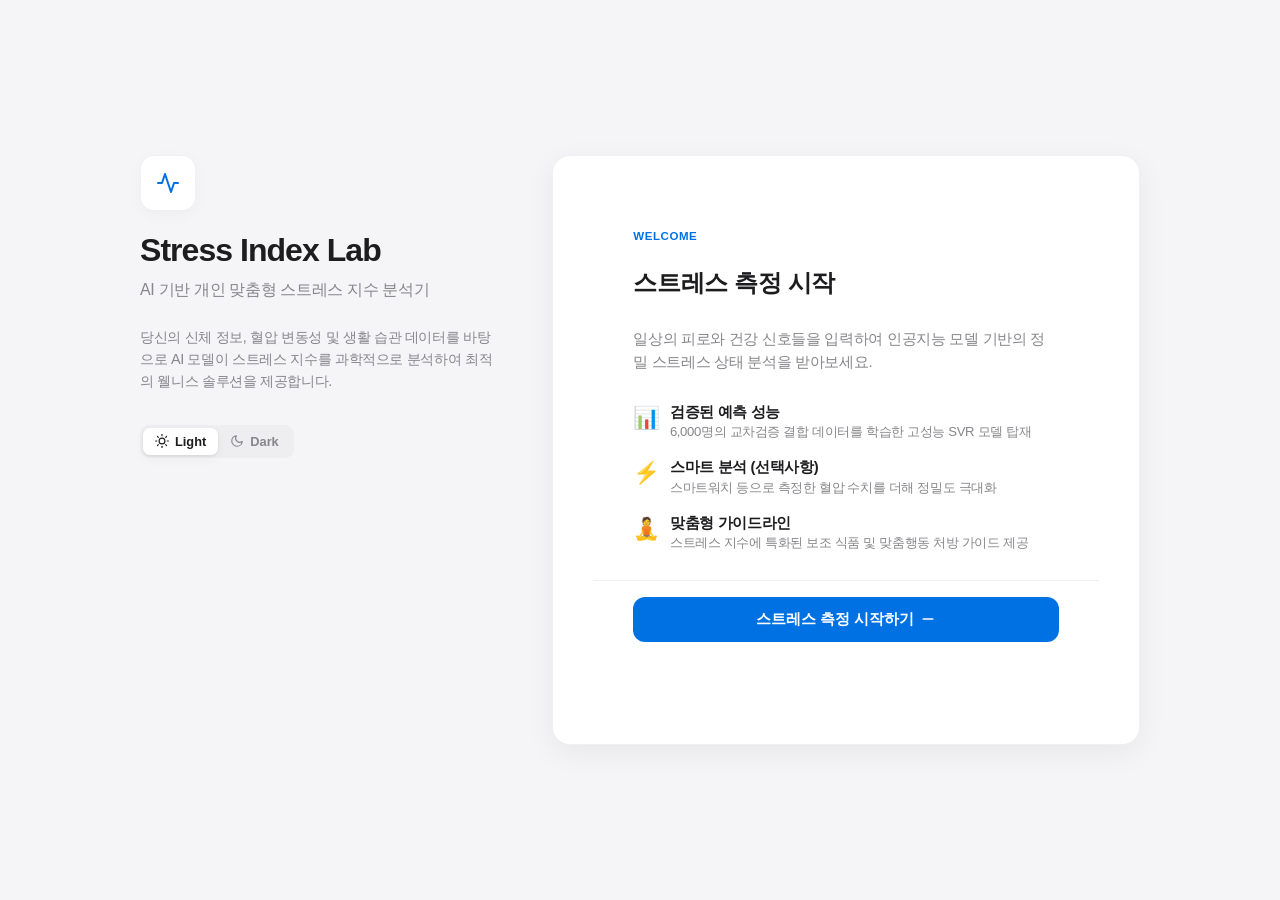
<file: frontend/index.html>
<!DOCTYPE html>
<html lang="ko">
<head>
  <meta charset="UTF-8">
  <meta name="viewport" content="width=device-width, initial-scale=1.0">
  <title>Stress Index Lab | 스트레스 지수 측정 서비스</title>
  <!-- Google Fonts: Outfit & Inter for premium typography -->
  <link rel="preconnect" href="https://fonts.googleapis.com">
  <link rel="preconnect" href="https://fonts.gstatic.com" crossorigin>
  <link href="https://fonts.googleapis.com/css2?family=Inter:wght@300;400;500;600;700&family=Outfit:wght@400;500;600;700;800&display=swap" rel="stylesheet">
  <link rel="stylesheet" href="static/css/styles.css">
</head>
<body>
  <div class="background-decorations">
    <div class="blob blob-1"></div>
    <div class="blob blob-2"></div>
  </div>

  <main class="app-container">
    <div class="sidebar">
      <header class="app-header">
        <div class="logo">
          <svg xmlns="http://www.w3.org/2000/svg" viewBox="0 0 24 24" fill="none" stroke="currentColor" stroke-width="2" stroke-linecap="round" stroke-linejoin="round" class="feather feather-activity"><polyline points="22 12 18 12 15 21 9 3 6 12 2 12"></polyline></svg>
        </div>
        <h1>Stress Index Lab</h1>
        <p class="subtitle">AI 기반 개인 맞춤형 스트레스 지수 분석기</p>
      </header>
      <p class="sidebar-desc">
        당신의 신체 정보, 혈압 변동성 및 생활 습관 데이터를 바탕으로 AI 모델이 스트레스 지수를 과학적으로 분석하여 최적의 웰니스 솔루션을 제공합니다.
      </p>
      <!-- Apple-style Theme Switcher -->
      <div class="theme-switcher">
        <button type="button" class="theme-btn" id="theme-light" aria-label="라이트 모드">
          <svg xmlns="http://www.w3.org/2000/svg" width="14" height="14" viewBox="0 0 24 24" fill="none" stroke="currentColor" stroke-width="2" stroke-linecap="round" stroke-linejoin="round" class="sun-icon"><circle cx="12" cy="12" r="5"></circle><line x1="12" y1="1" x2="12" y2="3"></line><line x1="12" y1="21" x2="12" y2="23"></line><line x1="4.22" y1="4.22" x2="5.64" y2="5.64"></line><line x1="18.36" y1="18.36" x2="19.78" y2="19.78"></line><line x1="1" y1="12" x2="3" y2="12"></line><line x1="21" y1="12" x2="23" y2="12"></line><line x1="4.22" y1="19.78" x2="5.64" y2="18.36"></line><line x1="18.36" y1="5.64" x2="19.78" y2="4.22"></line></svg>
          <span>Light</span>
        </button>
        <button type="button" class="theme-btn" id="theme-dark" aria-label="다크 모드">
          <svg xmlns="http://www.w3.org/2000/svg" width="14" height="14" viewBox="0 0 24 24" fill="none" stroke="currentColor" stroke-width="2" stroke-linecap="round" stroke-linejoin="round" class="moon-icon"><path d="M21 12.79A9 9 0 1 1 11.21 3 7 7 0 0 0 21 12.79z"></path></svg>
          <span>Dark</span>
        </button>
      </div>
    </div>

    <!-- Onboarding Wizard Card -->
    <section class="card wizard-container">
      <form id="stress-form" novalidate>
        <div class="wizard-wrapper" id="wizard-wrapper">
          
          <!-- 스텝 0: 소개 카드 (Intro) -->
          <div class="step-card" id="step-0">
            <div class="step-content intro-step">
              <span class="step-indicator">WELCOME</span>
              <h2>스트레스 측정 시작</h2>
              <p class="intro-p">
                일상의 피로와 건강 신호들을 입력하여 인공지능 모델 기반의 정밀 스트레스 상태 분석을 받아보세요.
              </p>
              <div class="features-list">
                <div class="feature-item">
                  <span class="icon">📊</span>
                  <div class="f-text">
                    <strong>검증된 예측 성능</strong>
                    <p>6,000명의 교차검증 결합 데이터를 학습한 고성능 SVR 모델 탑재</p>
                  </div>
                </div>
                <div class="feature-item">
                  <span class="icon">⚡</span>
                  <div class="f-text">
                    <strong>스마트 분석 (선택사항)</strong>
                    <p>스마트워치 등으로 측정한 혈압 수치를 더해 정밀도 극대화</p>
                  </div>
                </div>
                <div class="feature-item">
                  <span class="icon">🧘</span>
                  <div class="f-text">
                    <strong>맞춤형 가이드라인</strong>
                    <p>스트레스 지수에 특화된 보조 식품 및 맞춤행동 처방 가이드 제공</p>
                  </div>
                </div>
              </div>
            </div>
            <div class="wizard-nav">
              <button type="button" class="submit-btn next-btn" data-next="1" style="width: 100%; justify-content: center;">
                <span>스트레스 측정 시작하기</span>
                <svg xmlns="http://www.w3.org/2000/svg" viewBox="0 0 24 24" fill="none" stroke="currentColor" stroke-width="2.5" stroke-linecap="round" stroke-linejoin="round" class="arrow-icon"><line x1="5" y1="12" x2="19" y2="12"></polyline><polyline points="12 5 19 12 12 19"></polyline></svg>
              </button>
            </div>
          </div>

          <!-- 스텝 1: 신체 정보 카드 (Physical Info) -->
          <div class="step-card" id="step-1">
            <div class="step-content">
              <span class="step-indicator">STEP 1 / 2</span>
              <h2>신체 정보 입력</h2>
              <fieldset class="form-section-wizard">
                <legend class="sr-only">기본 신체정보</legend>
                
                <div class="form-row">
                  <!-- Age input -->
                  <div class="input-group">
                    <label for="age">나이 (세)</label>
                    <input type="number" id="age" name="age" min="1" max="120" value="30" required>
                    <span class="error-msg" id="age-error">올바른 나이를 입력하세요.</span>
                  </div>

                  <!-- Height input -->
                  <div class="input-group">
                    <label for="height">키 (cm)</label>
                    <input type="number" id="height" name="height" min="50" max="250" step="0.1" value="170" required>
                    <span class="error-msg" id="height-error">올바른 키를 입력하세요.</span>
                  </div>

                  <!-- Weight input -->
                  <div class="input-group">
                    <label for="weight">몸무게 (kg)</label>
                    <input type="number" id="weight" name="weight" min="10" max="300" step="0.1" value="65" required>
                    <span class="error-msg" id="weight-error">올바른 몸무게를 입력하세요.</span>
                  </div>
                </div>

                <!-- Gender radio group -->
                <div class="input-group radio-group">
                  <span class="group-label">성별</span>
                  <div class="radio-options">
                    <label class="radio-card">
                      <input type="radio" name="gender" value="M" checked>
                      <span class="radio-content">남성 (Male)</span>
                    </label>
                    <label class="radio-card">
                      <input type="radio" name="gender" value="F">
                      <span class="radio-content">여성 (Female)</span>
                    </label>
                  </div>
                </div>

                <!-- BP Checkbox Switch -->
                <div class="checkbox-group">
                  <label class="checkbox-label">
                    <input type="checkbox" id="use-bp-checkbox" name="use_bp">
                    <span class="checkbox-custom"></span>
                    <span class="checkbox-text">혈압 수치 추가 입력하기 <span class="badge-recommend">정확도 향상 ⚡</span></span>
                  </label>
                  <p class="checkbox-hint">스마트워치나 혈압계로 측정한 최근 수축기/이완기 혈압을 입력하시면 정확도가 높아집니다.</p>
                </div>

                <!-- Collapsible BP Inputs -->
                <div class="bp-input-area collapsed" id="bp-input-area">
                  <div class="form-row">
                    <!-- Systolic BP input -->
                    <div class="input-group">
                      <label for="systolic_blood_pressure">수축기 최고혈압 (mmHg)</label>
                      <input type="number" id="systolic_blood_pressure" name="systolic_blood_pressure" min="50" max="250" value="120" disabled>
                      <span class="error-msg" id="systolic-error">최고 혈압을 입력하세요.</span>
                    </div>

                    <!-- Diastolic BP input -->
                    <div class="input-group">
                      <label for="diastolic_blood_pressure">이완기 최저혈압 (mmHg)</label>
                      <input type="number" id="diastolic_blood_pressure" name="diastolic_blood_pressure" min="30" max="200" value="80" disabled>
                      <span class="error-msg" id="diastolic-error">최저 혈압을 입력하세요.</span>
                    </div>
                  </div>
                </div>
              </fieldset>

            </div>
            <div class="wizard-nav">
              <button type="button" class="btn-prev" data-prev="0">이전</button>
              <button type="button" class="btn-next" data-next="2">다음 단계</button>
            </div>
          </div>

          <!-- 스텝 2: 생활 습관 카드 (Lifestyle Info) -->
          <div class="step-card" id="step-2">
            <div class="step-content">
              <span class="step-indicator">STEP 2 / 2</span>
              <h2>생활 습관 및 환경</h2>
              <fieldset class="form-section-wizard">
                <legend class="sr-only">생활패턴 및 습관</legend>

                <!-- Sleep Pattern radio group -->
                <div class="input-group radio-group">
                  <span class="group-label">수면 패턴</span>
                  <div class="radio-options col-3">
                    <label class="radio-card">
                      <input type="radio" name="sleep_pattern" value="sleep difficulty">
                      <span class="radio-content">
                        <span class="title">불면/수면 부족</span>
                        <span class="desc">잠들기 어렵거나 자주 깸</span>
                      </span>
                    </label>
                    <label class="radio-card">
                      <input type="radio" name="sleep_pattern" value="normal" checked>
                      <span class="radio-content">
                        <span class="title">정상 수면</span>
                        <span class="desc">개운하고 규칙적인 수면</span>
                      </span>
                    </label>
                    <label class="radio-card">
                      <input type="radio" name="sleep_pattern" value="oversleeping">
                      <span class="radio-content">
                        <span class="title">과다 수면</span>
                        <span class="desc">지나치게 많이 잠</span>
                      </span>
                    </label>
                  </div>
                </div>

                <!-- Activity Level radio group -->
                <div class="input-group radio-group">
                  <span class="group-label">평소 운동 강도</span>
                  <div class="radio-options col-3">
                    <label class="radio-card">
                      <input type="radio" name="activity" value="light">
                      <span class="radio-content">
                        <span class="title">가벼운 활동</span>
                        <span class="desc">주로 앉아있음, 산책 등</span>
                      </span>
                    </label>
                    <label class="radio-card">
                      <input type="radio" name="activity" value="moderate" checked>
                      <span class="radio-content">
                        <span class="title">보통 활동</span>
                        <span class="desc">적당한 걷기, 주 2-3회 운동</span>
                      </span>
                    </label>
                    <label class="radio-card">
                      <input type="radio" name="activity" value="intense">
                      <span class="radio-content">
                        <span class="title">고강도 운동</span>
                        <span class="desc">매일 격렬한 운동, 트레이닝</span>
                      </span>
                    </label>
                  </div>
                </div>

                <!-- Smoke Status radio group -->
                <div class="input-group radio-group">
                  <span class="group-label">흡연 여부</span>
                  <div class="radio-options col-3">
                    <label class="radio-card">
                      <input type="radio" name="smoke_status" value="non-smoker" checked>
                      <span class="radio-content">비흡연자</span>
                    </label>
                    <label class="radio-card">
                      <input type="radio" name="smoke_status" value="ex-smoker">
                      <span class="radio-content">금연 중</span>
                    </label>
                    <label class="radio-card">
                      <input type="radio" name="smoke_status" value="current-smoker">
                      <span class="radio-content">흡연 중</span>
                    </label>
                  </div>
                </div>
              </fieldset>

            </div>
            <div class="wizard-nav">
              <button type="button" class="btn-prev" data-prev="1">이전</button>
              <button type="submit" class="submit-btn" id="submit-btn">
                <span>스트레스 측정 시작</span>
                <svg xmlns="http://www.w3.org/2000/svg" viewBox="0 0 24 24" fill="none" stroke="currentColor" stroke-width="2.5" stroke-linecap="round" stroke-linejoin="round" class="arrow-icon"><line x1="5" y1="12" x2="19" y2="12"></polyline><polyline points="12 5 19 12 12 19"></polyline></svg>
              </button>
            </div>
          </div>

          <!-- 스텝 3: 결과 안내 카드 (Results Page) -->
          <div class="step-card" id="step-3">
            <div class="step-content result-step-content">
              <div class="result-header">
                <h2>스트레스 측정 결과</h2>
                <span class="model-badge" id="res-model-type">Normal Mode</span>
              </div>

              <div class="result-body">
                <div class="result-visual">
                  <div class="gauge-container">
                    <svg class="gauge-svg" viewBox="0 0 100 100">
                      <circle class="gauge-bg" cx="50" cy="50" r="42"></circle>
                      <circle class="gauge-fill" id="res-gauge-fill" cx="50" cy="50" r="42"></circle>
                    </svg>
                    <div class="gauge-overlay">
                      <span class="gauge-num" id="res-score-pct">0.0%</span>
                      <span class="gauge-rank" id="res-rank">상위 0.0%</span>
                    </div>
                  </div>
                  <div class="level-badge" id="res-level-badge">보통</div>
                </div>

                <p class="result-description" id="res-description">
                  지극히 정상적이고 일상적인 스트레스 수준입니다. 적절한 휴식이 필요합니다.
                </p>
              </div>
            </div>
            <div class="wizard-nav">
              <button type="button" class="btn-prev" id="reset-btn">다시 측정</button>
              <button type="button" class="btn-next" id="go-to-health-btn">건강정보</button>
            </div>
          </div>

          <!-- 스텝 4: 맞춤 건강정보 카드 (Health Info Page) -->
          <div class="step-card" id="step-4">
            <div class="step-content health-step-content">
              <span class="step-indicator">HEALTH GUIDE</span>
              <h2>맞춤 건강 가이드</h2>
              <p class="intro-p">
                AI 모델이 추천하는 스트레스 해소를 위한 건강 가이드 정보입니다.
              </p>

              <div class="suggestion-list" style="display: flex; flex-direction: column; gap: 1rem; width: 100%;">
                <!-- Recommended action card -->
                <div class="suggestion-card">
                  <div class="card-header">
                    <span class="icon">🧘</span>
                    <h4>권장 행동 가이드</h4>
                  </div>
                  <p id="res-action">규칙적인 수면과 함께 가벼운 운동으로 피로를 해소해보세요.</p>
                </div>

                <!-- Recommended supplement card -->
                <div class="suggestion-card">
                  <div class="card-header">
                    <span class="icon">💊</span>
                    <h4>도움이 되는 보조 식품</h4>
                  </div>
                  <p id="res-supplement">비타민 B 복합체나 홍경천 추출물</p>
                </div>
              </div>
            </div>
            <div class="wizard-nav">
              <button type="button" class="btn-prev" id="back-to-results-btn">돌아가기</button>
              <button type="button" class="btn-next" id="go-to-share-btn">공유하기</button>
            </div>
          </div>

          <!-- 스텝 5: 결과 공유 카드 (Share Page) -->
          <div class="step-card" id="step-5">
            <div class="step-content share-step-content">
              <span class="step-indicator">SHARE</span>
              <h2>결과 공유하기</h2>
              <p class="intro-p">
                분석된 스트레스 결과를 공유하고 함께 건강한 생활 습관을 만들어보세요.
              </p>
              
              <div class="share-options" style="display: flex; flex-direction: column; gap: 0.75rem; margin-top: 0.5rem; width: 100%;">
                <button type="button" class="confirm-btn share-channel-btn" id="share-kakao" style="background-color: #FEE500; color: #191919; border: none; padding: 14px; font-weight: 600; width: 100%; border-radius: var(--radius-md);">
                  💬 카카오톡 공유
                </button>
                <button type="button" class="confirm-btn share-channel-btn" id="share-twitter" style="background-color: #000000; color: #FFFFFF; border: none; padding: 14px; font-weight: 600; width: 100%; border-radius: var(--radius-md);">
                  𝕏 X로 공유
                </button>
                <button type="button" class="confirm-btn" id="share-copy-link" style="padding: 14px; font-weight: 600; width: 100%; border-radius: var(--radius-md);">
                  📋 링크 복사 (저장)
                </button>
              </div>

              <!-- Toast notification inside the card -->
              <div id="share-toast" class="share-toast hidden">공유 메시지와 링크가 복사되었습니다!</div>
            </div>
            <div class="wizard-nav">
              <button type="button" class="btn-prev" id="back-to-health-btn">돌아가기</button>
              <button type="button" class="btn-next" id="reset-btn-share">다시 측정</button>
            </div>
          </div>

        </div>
      </form>
    </section>
  </main>

  <!-- Loading Overlay -->
  <div class="loading-overlay hidden" id="loading-overlay">
    <div class="loading-content">
      <div class="spinner-container">
        <div class="pulse-ring"></div>
        <div class="pulse-icon">🧠</div>
      </div>
      <h3 id="loading-status">서버 연결 중...</h3>
      <div class="progress-bar-container">
        <div class="progress-bar" id="progress-bar"></div>
      </div>
      <p class="loading-hint hidden" id="loading-hint">
        ⚠️ 모델 서버를 깨우고 있습니다 (Cold Start).<br>처음 호출 시 최대 30초가 소요될 수 있으니 잠시만 기다려주세요.
      </p>
    </div>
  </div>

  <script src="static/js/app.js"></script>
</body>
</html>
</file>
<file: frontend/static/css/styles.css>
/* ==========================================================================
   Design System & Variable Tokens (Apple SF/Store Style)
   ========================================================================== */
:root {
  /* Apple Light Mode Palette (Default) */
  --bg-color: #F5F5F7; /* Apple signature light gray background */
  --card-bg: #FFFFFF;
  --card-border: rgba(0, 0, 0, 0.06);
  
  --text-primary: #1D1D1F; /* Apple black */
  --text-secondary: #86868B; /* Apple gray */
  --text-muted: #A1A1A6;
  
  --primary: #0071E3; /* Apple Blue */
  --primary-glow: rgba(0, 113, 227, 0.12);
  --primary-hover: #0077ED;
  --primary-active: #0062C4;
  
  /* Segmented Control variables */
  --segmented-bg: #EEEEF0;
  --segmented-thumb: #FFFFFF;
  --segmented-text-active: #1D1D1F;
  
  /* Inputs & radio cards */
  --input-bg: #FFFFFF;
  --input-border: #D2D2D7;
  --radio-card-bg: #FFFFFF;
  --radio-card-border: #D2D2D7;
  --radio-card-hover: rgba(0, 113, 227, 0.04);
  --radio-card-checked-bg: rgba(0, 113, 227, 0.04);
  --radio-card-checked-border: #0071E3;
  
  /* Stress Levels Themes */
  --color-very-low: #34C759; /* Apple green */
  --color-low: #30D158;
  --color-normal: #FFCC00; /* Apple yellow */
  --color-high: #FF9500; /* Apple orange */
  --color-very-high: #FF3B30; /* Apple red */
  
  /* Fonts */
  --font-family: -apple-system, BlinkMacSystemFont, "SF Pro Text", "SF Pro Icons", "Helvetica Neue", Helvetica, Arial, sans-serif;
  --font-display: -apple-system, BlinkMacSystemFont, "SF Pro Display", "SF Pro Icons", "Helvetica Neue", Helvetica, Arial, sans-serif;
  
  /* Grid & Spacing */
  --radius-lg: 18px; /* Apple default card corner radius */
  --radius-md: 12px;
  --radius-sm: 8px;
  --transition-smooth: all 0.25s cubic-bezier(0.25, 1, 0.5, 1); /* Apple-like fast-out transition */
  --shadow-subtle: 0 4px 16px rgba(0, 0, 0, 0.03);
  --shadow-card: 0 8px 30px rgba(0, 0, 0, 0.06);
}

/* Apple Dark Mode Palette */
@media (prefers-color-scheme: dark) {
  :root:not(.light) {
    --bg-color: #161617; /* Apple premium dark background */
    --card-bg: #1D1D1F; /* Apple dark card */
    --card-border: rgba(255, 255, 255, 0.06);
    
    --text-primary: #F5F5F7;
    --text-secondary: #86868B;
    --text-muted: #6E6E73;
    
    --primary: #0A84FF; /* Apple SF Blue for dark mode */
    --primary-glow: rgba(10, 132, 255, 0.2);
    --primary-hover: #359AFF;
    --primary-active: #0070E0;
    
    /* Segmented Control dark mode variables */
    --segmented-bg: #2C2C2E;
    --segmented-thumb: #636366;
    --segmented-text-active: #F5F5F7;
    
    /* Inputs & radio cards dark mode */
    --input-bg: #1D1D1F;
    --input-border: #424245;
    --radio-card-bg: #1D1D1F;
    --radio-card-border: #424245;
    --radio-card-hover: rgba(10, 132, 255, 0.05);
    --radio-card-checked-bg: rgba(10, 132, 255, 0.05);
    --radio-card-checked-border: #0A84FF;
    
    --shadow-subtle: 0 4px 16px rgba(0, 0, 0, 0.15);
    --shadow-card: 0 8px 32px rgba(0, 0, 0, 0.3);
  }
}

:root.dark {
  --bg-color: #161617; /* Apple premium dark background */
  --card-bg: #1D1D1F; /* Apple dark card */
  --card-border: rgba(255, 255, 255, 0.06);
  
  --text-primary: #F5F5F7;
  --text-secondary: #86868B;
  --text-muted: #6E6E73;
  
  --primary: #0A84FF; /* Apple SF Blue for dark mode */
  --primary-glow: rgba(10, 132, 255, 0.2);
  --primary-hover: #359AFF;
  --primary-active: #0070E0;
  
  /* Segmented Control dark mode variables */
  --segmented-bg: #2C2C2E;
  --segmented-thumb: #636366;
  --segmented-text-active: #F5F5F7;
  
  /* Inputs & radio cards dark mode */
  --input-bg: #1D1D1F;
  --input-border: #424245;
  --radio-card-bg: #1D1D1F;
  --radio-card-border: #424245;
  --radio-card-hover: rgba(10, 132, 255, 0.05);
  --radio-card-checked-bg: rgba(10, 132, 255, 0.05);
  --radio-card-checked-border: #0A84FF;
  
  --shadow-subtle: 0 4px 16px rgba(0, 0, 0, 0.15);
  --shadow-card: 0 8px 32px rgba(0, 0, 0, 0.3);
}

:root.light {
  --bg-color: #F5F5F7; /* Apple signature light gray background */
  --card-bg: #FFFFFF;
  --card-border: rgba(0, 0, 0, 0.06);
  
  --text-primary: #1D1D1F; /* Apple black */
  --text-secondary: #86868B; /* Apple gray */
  --text-muted: #A1A1A6;
  
  --primary: #0071E3; /* Apple Blue */
  --primary-glow: rgba(0, 113, 227, 0.12);
  --primary-hover: #0077ED;
  --primary-active: #0062C4;
  
  /* Segmented Control variables */
  --segmented-bg: #EEEEF0;
  --segmented-thumb: #FFFFFF;
  --segmented-text-active: #1D1D1F;
  
  /* Inputs & radio cards */
  --input-bg: #FFFFFF;
  --input-border: #D2D2D7;
  --radio-card-bg: #FFFFFF;
  --radio-card-border: #D2D2D7;
  --radio-card-hover: rgba(0, 113, 227, 0.04);
  --radio-card-checked-bg: rgba(0, 113, 227, 0.04);
  --radio-card-checked-border: #0071E3;
  
  --shadow-subtle: 0 4px 16px rgba(0, 0, 0, 0.03);
  --shadow-card: 0 8px 30px rgba(0, 0, 0, 0.06);
}

/* ==========================================================================
   Reset & Base Styles
   ========================================================================== */
*, *::before, *::after {
  box-sizing: border-box;
  margin: 0;
  padding: 0;
}

body {
  background-color: var(--bg-color);
  color: var(--text-primary);
  font-family: var(--font-family);
  line-height: 1.47059; /* Apple official typography line height */
  font-weight: 400;
  letter-spacing: -0.022em;
  min-height: 100vh;
  position: relative;
  overflow-x: hidden;
  display: flex;
  justify-content: center;
  align-items: center;
  padding: 2rem 1rem;
  transition: background-color 0.3s ease, color 0.3s ease;
}

.sr-only {
  position: absolute;
  width: 1px;
  height: 1px;
  padding: 0;
  margin: -1px;
  overflow: hidden;
  clip: rect(0, 0, 0, 0);
  white-space: nowrap;
  border: 0;
}

/* Hide background glowing blobs for clean Apple look */
.background-decorations {
  display: none;
}

/* ==========================================================================
   Layout Structures (Responsive Grid)
   ========================================================================== */
.app-container {
  width: 100%;
  max-width: 800px;
  display: flex;
  flex-direction: column;
  gap: 2rem;
  z-index: 2;
  transition: max-width 0.3s ease;
}

/* Sidebar default (mobile/tablet) */
.sidebar {
  display: flex;
  flex-direction: column;
  align-items: center;
  gap: 1rem;
  text-align: center;
}

.sidebar-desc {
  display: none; /* Hide on mobile/tablet */
}

/* Apple-style Theme Switcher */
.theme-switcher {
  display: inline-flex;
  background-color: var(--segmented-bg);
  padding: 3px;
  border-radius: 9px;
  width: fit-content;
  transition: background-color 0.3s ease;
}

.theme-btn {
  background: none;
  border: none;
  padding: 6px 12px;
  border-radius: 7px;
  color: var(--text-secondary);
  cursor: pointer;
  display: flex;
  align-items: center;
  gap: 6px;
  font-family: var(--font-family);
  font-size: 0.8rem;
  font-weight: 600;
  transition: var(--transition-smooth);
}

.theme-btn:hover {
  color: var(--text-primary);
}

.theme-btn.active {
  background-color: var(--segmented-thumb);
  color: var(--segmented-text-active);
  box-shadow: 0 1px 3px rgba(0, 0, 0, 0.08), 0 4px 12px rgba(0, 0, 0, 0.04);
}

.app-header {
  text-align: center;
}

.app-header .logo {
  display: inline-flex;
  justify-content: center;
  align-items: center;
  width: 56px;
  height: 56px;
  border-radius: 14px;
  background-color: var(--card-bg);
  border: 1px solid var(--card-border);
  color: var(--primary);
  margin-bottom: 1rem;
  box-shadow: var(--shadow-subtle);
  transition: all 0.3s ease;
}

.app-header .logo svg {
  width: 26px;
  height: 26px;
}

.app-header h1 {
  font-family: var(--font-display);
  font-size: 2.25rem;
  font-weight: 700;
  letter-spacing: -0.03em;
  color: var(--text-primary);
  margin-bottom: 0.25rem;
  background: none;
  -webkit-text-fill-color: initial;
}

.app-header .subtitle {
  color: var(--text-secondary);
  font-size: 1rem;
  font-weight: 400;
}

/* Flat Premium Card base styling */
.card {
  background-color: var(--card-bg);
  border: 1px solid var(--card-border);
  border-radius: var(--radius-lg);
  box-shadow: var(--shadow-card);
  padding: 2.5rem;
  transition: background-color 0.3s ease, border-color 0.3s ease, box-shadow 0.3s ease;
}

/* ==========================================================================
   Wizard Navigation & Slide Mechanics
   ========================================================================== */
.wizard-container {
  padding: 0 !important; /* Let step-card handle inner paddings */
  overflow: hidden;
  height: 590px; /* Fixed height for consistent button positions */
  transition: background-color 0.3s ease, border-color 0.3s ease, box-shadow 0.3s ease;
}

.wizard-wrapper {
  display: flex;
  width: 100%;
  height: 100%;
  transition: transform 0.4s cubic-bezier(0.25, 1, 0.5, 1);
}

.step-card {
  flex: 0 0 100%;
  width: 100%;
  height: 100%;
  padding: 0;
  transition: opacity 0.35s ease;
  position: relative; /* For absolute toast overlay inside card */
  display: flex;
  flex-direction: column;
  overflow: hidden;
}

.step-content {
  display: flex;
  flex-direction: column;
  gap: 1.5rem;
  flex: 1; /* Stretch to occupy all available vertical space */
  overflow-y: auto; /* Enable scroll if content overflows */
  padding: 2.5rem 2.5rem 1rem 2.5rem; /* Padding for scrollable content */
  -webkit-overflow-scrolling: touch;
}

.step-indicator {
  font-size: 0.72rem;
  font-weight: 700;
  letter-spacing: 0.05em;
  color: var(--primary);
  text-transform: uppercase;
}

.step-content h2 {
  font-family: var(--font-display);
  font-size: 1.5rem;
  font-weight: 700;
  color: var(--text-primary);
  margin-bottom: 0.5rem;
}

/* Navigation buttons at step bottom */
.wizard-nav {
  display: flex;
  justify-content: space-between;
  align-items: center;
  margin-top: auto;
  padding: 1rem 2.5rem 2.5rem 2.5rem; /* Padding for fixed buttons */
  background-color: var(--card-bg);
  border-top: 1px solid var(--card-border);
  z-index: 10;
  flex-shrink: 0;
}

/* Align single next button (like Intro) to the right */
.wizard-nav:has(.btn-prev:only-child) {
  justify-content: flex-end;
}

.btn-prev {
  background-color: var(--segmented-bg);
  color: var(--text-primary);
  border: none;
  border-radius: var(--radius-md);
  padding: 12px 24px;
  font-family: var(--font-display);
  font-size: 0.95rem;
  font-weight: 600;
  cursor: pointer;
  transition: var(--transition-smooth);
}

.btn-prev:hover {
  background-color: var(--input-border);
}

.btn-prev:active {
  transform: scale(0.98);
}

.btn-next {
  background-color: var(--primary);
  color: white;
  border: none;
  border-radius: var(--radius-md);
  padding: 12px 24px;
  font-family: var(--font-display);
  font-size: 0.95rem;
  font-weight: 600;
  cursor: pointer;
  transition: var(--transition-smooth);
}

.btn-next:hover {
  background-color: var(--primary-hover);
  box-shadow: 0 4px 12px var(--primary-glow);
}

.btn-next:active {
  transform: scale(0.98);
}

/* Intro step content style */
.intro-step {
  align-items: flex-start;
  text-align: left;
  gap: 1.25rem;
}

.intro-p {
  font-size: 0.95rem;
  color: var(--text-secondary);
  line-height: 1.5;
  margin-bottom: 0.5rem;
}

.features-list {
  display: flex;
  flex-direction: column;
  gap: 1rem;
  width: 100%;
  margin-bottom: 0.75rem;
}

.feature-item {
  display: flex;
  align-items: flex-start;
  gap: 10px;
}

.feature-item .icon {
  font-size: 1.35rem;
}

.feature-item .f-text strong {
  display: block;
  font-size: 0.92rem;
  font-weight: 600;
  color: var(--text-primary);
}

.feature-item .f-text p {
  font-size: 0.82rem;
  color: var(--text-secondary);
  line-height: 1.35;
}

/* ==========================================================================
   Form Fields & Checkbox activation
   ========================================================================== */
.form-section-wizard {
  border: none;
  display: flex;
  flex-direction: column;
  gap: 1.25rem;
}

.form-row {
  display: grid;
  grid-template-columns: repeat(3, 1fr);
  gap: 1rem;
}

.input-group {
  display: flex;
  flex-direction: column;
  gap: 0.4rem;
}

.input-group label {
  font-size: 0.82rem;
  font-weight: 600;
  color: var(--text-secondary);
}

/* Styled number inputs */
input[type="number"] {
  width: 100%;
  background-color: var(--input-bg);
  border: 1px solid var(--input-border);
  border-radius: var(--radius-md);
  padding: 11px 15px;
  font-size: 0.95rem;
  color: var(--text-primary);
  font-family: var(--font-family);
  transition: var(--transition-smooth);
}

input[type="number"]:focus {
  outline: none;
  border-color: var(--primary);
  box-shadow: 0 0 0 3px var(--primary-glow);
}

/* Checkbox Style */
.checkbox-group {
  margin-top: 0.5rem;
  display: flex;
  flex-direction: column;
  gap: 4px;
}

.checkbox-label {
  display: inline-flex;
  align-items: center;
  gap: 8px;
  cursor: pointer;
  user-select: none;
}

.checkbox-label input[type="checkbox"] {
  position: absolute;
  opacity: 0;
  width: 0;
  height: 0;
}

.checkbox-custom {
  width: 18px;
  height: 18px;
  border: 1px solid var(--input-border);
  border-radius: 5px;
  background-color: var(--input-bg);
  position: relative;
  transition: var(--transition-smooth);
}

.checkbox-label:hover .checkbox-custom {
  border-color: var(--text-secondary);
}

.checkbox-label input[type="checkbox"]:checked + .checkbox-custom {
  background-color: var(--primary);
  border-color: var(--primary);
}

.checkbox-label input[type="checkbox"]:checked + .checkbox-custom::after {
  content: "";
  position: absolute;
  left: 5px;
  top: 2px;
  width: 4px;
  height: 8px;
  border: solid white;
  border-width: 0 2px 2px 0;
  transform: rotate(45deg);
}

.checkbox-text {
  font-size: 0.88rem;
  font-weight: 600;
  color: var(--text-primary);
}

.badge-recommend {
  display: inline-block;
  font-size: 0.65rem;
  background-color: var(--primary-glow);
  color: var(--primary);
  padding: 1px 5px;
  border-radius: 4px;
  margin-left: 4px;
  font-weight: 700;
}

.checkbox-hint {
  font-size: 0.75rem;
  color: var(--text-secondary);
  margin-left: 26px;
  line-height: 1.35;
}

/* Collapsible BP Inputs Area */
.bp-input-area {
  max-height: 160px;
  opacity: 1;
  overflow: hidden;
  margin-top: 0.25rem;
  transition: max-height 0.35s cubic-bezier(0.25, 1, 0.5, 1), opacity 0.3s ease, margin-top 0.3s ease;
}

.bp-input-area.collapsed {
  max-height: 0;
  opacity: 0;
  margin-top: 0;
  pointer-events: none;
}

/* Radio button card styling */
.group-label {
  font-size: 0.82rem;
  font-weight: 600;
  color: var(--text-secondary);
}

.radio-options {
  display: grid;
  grid-template-columns: repeat(2, 1fr);
  gap: 0.75rem;
}

.radio-options.col-3 {
  grid-template-columns: repeat(3, 1fr);
}

.radio-card {
  position: relative;
  cursor: pointer;
}

.radio-card input[type="radio"] {
  position: absolute;
  opacity: 0;
  width: 0;
  height: 0;
}

.radio-content {
  display: flex;
  flex-direction: column;
  justify-content: center;
  align-items: center;
  text-align: center;
  background-color: var(--radio-card-bg);
  border: 1px solid var(--radio-card-border);
  border-radius: var(--radius-md);
  padding: 10px;
  min-height: 50px;
  color: var(--text-secondary);
  font-size: 0.85rem;
  font-weight: 500;
  transition: var(--transition-smooth);
}

.radio-card:hover .radio-content {
  border-color: var(--text-secondary);
  background-color: var(--radio-card-hover);
}

.radio-card input[type="radio"]:checked + .radio-content {
  border-color: var(--radio-card-checked-border);
  background-color: var(--radio-card-checked-bg);
  color: var(--primary);
  font-weight: 600;
  box-shadow: 0 1px 4px var(--primary-glow);
}

.radio-content .title {
  font-weight: 700;
  font-size: 0.85rem;
  margin-bottom: 2px;
}

.radio-content .desc {
  font-size: 0.68rem;
  font-weight: 400;
  color: var(--text-muted);
  line-height: 1.3;
}

/* Submit button (Apple Link Button) */
.submit-btn {
  background-color: var(--primary);
  border: none;
  border-radius: var(--radius-md);
  padding: 12px 24px;
  color: #fff;
  font-family: var(--font-display);
  font-size: 0.95rem;
  font-weight: 600;
  cursor: pointer;
  display: inline-flex;
  justify-content: center;
  align-items: center;
  gap: 6px;
  transition: var(--transition-smooth);
  box-shadow: none;
}

.submit-btn:hover {
  background-color: var(--primary-hover);
  box-shadow: 0 4px 12px var(--primary-glow);
}

.submit-btn:active {
  background-color: var(--primary-active);
  transform: scale(0.99);
}

.submit-btn .arrow-icon {
  width: 16px;
  height: 16px;
  transition: transform 0.25s ease;
}

.submit-btn:hover .arrow-icon {
  transform: translateX(3px);
}

/* Input validation error styling */
.input-group.invalid input {
  border-color: var(--color-very-high) !important;
  box-shadow: 0 0 0 3px rgba(255, 59, 48, 0.15) !important;
}

.error-msg {
  font-size: 0.75rem;
  color: var(--color-very-high);
  display: none;
  margin-top: 2px;
}

.input-group.invalid .error-msg {
  display: block;
}

/* ==========================================================================
   Overlay Component: Simulated Loading
   ========================================================================== */
.loading-overlay {
  position: fixed;
  top: 0;
  left: 0;
  width: 100%;
  height: 100%;
  background-color: rgba(245, 245, 247, 0.85); /* macOS sheet dim light */
  backdrop-filter: blur(8px);
  -webkit-backdrop-filter: blur(8px);
  display: flex;
  justify-content: center;
  align-items: center;
  z-index: 1000;
  opacity: 1;
  transition: opacity 0.3s ease;
  padding: 1.5rem;
}

@media (prefers-color-scheme: dark) {
  .loading-overlay {
    background-color: rgba(22, 22, 23, 0.85);
  }
}

.loading-overlay.hidden {
  display: none;
  opacity: 0;
  pointer-events: none;
}

.loading-content {
  width: 100%;
  max-width: 400px;
  background-color: var(--card-bg);
  border: 1px solid var(--card-border);
  box-shadow: var(--shadow-card);
  border-radius: var(--radius-lg);
  padding: 2.5rem 2rem;
  display: flex;
  flex-direction: column;
  align-items: center;
  text-align: center;
}

/* Apple Spinner Ring */
.spinner-container {
  position: relative;
  width: 64px;
  height: 64px;
  margin-bottom: 1.5rem;
  display: flex;
  justify-content: center;
  align-items: center;
}

.pulse-ring {
  position: absolute;
  width: 100%;
  height: 100%;
  border-radius: 50%;
  border: 2px solid rgba(0, 113, 227, 0.1);
  border-top-color: var(--primary);
  animation: spin 1s linear infinite;
}

.pulse-icon {
  font-size: 1.75rem;
  animation: pulse 1.2s ease-in-out infinite;
}

@keyframes spin {
  0% { transform: rotate(0deg); }
  100% { transform: rotate(360deg); }
}

@keyframes pulse {
  0%, 100% { transform: scale(1); }
  50% { transform: scale(1.1); }
}

.loading-content h3 {
  font-family: var(--font-display);
  font-size: 1.15rem;
  font-weight: 700;
  margin-bottom: 0.75rem;
  color: var(--text-primary);
}

.progress-bar-container {
  width: 100%;
  height: 4px;
  background-color: var(--segmented-bg);
  border-radius: 2px;
  overflow: hidden;
  margin-bottom: 1rem;
}

.progress-bar {
  width: 0%;
  height: 100%;
  background-color: var(--primary);
  border-radius: 2px;
  transition: width 0.1s linear;
}

.loading-hint {
  font-size: 0.75rem;
  color: var(--text-secondary);
  line-height: 1.4;
  animation: fadeIn 0.4s ease forwards;
}

.loading-hint.hidden {
  display: none;
}

@keyframes fadeIn {
  from { opacity: 0; transform: translateY(4px); }
  to { opacity: 1; transform: translateY(0); }
}

/* ==========================================================================
   Wizard Card 스텝 4: 결과 상세 스타일 (Onboarded Card Style)
   ========================================================================== */
.result-step-content {
  display: flex;
  flex-direction: column;
  gap: 1.25rem;
}

.result-header h2 {
  font-family: var(--font-display);
  font-size: 1.5rem;
  font-weight: 700;
  letter-spacing: -0.03em;
  margin-bottom: 0.25rem;
  color: var(--text-primary);
}

.model-badge {
  display: inline-block;
  font-size: 0.7rem;
  font-weight: 600;
  background-color: var(--segmented-bg);
  padding: 3px 8px;
  border-radius: 5px;
  color: var(--text-secondary);
  text-transform: uppercase;
}

/* Result Body */
.result-body {
  display: flex;
  flex-direction: column;
  gap: 1.25rem;
}

.result-visual {
  display: flex;
  flex-direction: column;
  align-items: center;
  gap: 0.75rem;
}

.gauge-container {
  position: relative;
  width: 140px;
  height: 140px;
}

.gauge-svg {
  transform: rotate(-90deg);
  width: 100%;
  height: 100%;
}

.gauge-bg {
  fill: none;
  stroke: var(--segmented-bg);
  stroke-width: 6;
}

.gauge-fill {
  fill: none;
  stroke: var(--primary);
  stroke-width: 7;
  stroke-linecap: round;
  stroke-dasharray: 264;
  stroke-dashoffset: 264;
  transition: stroke-dashoffset 1.2s cubic-bezier(0.25, 1, 0.5, 1);
}

.gauge-overlay {
  position: absolute;
  top: 0;
  left: 0;
  width: 100%;
  height: 100%;
  display: flex;
  flex-direction: column;
  justify-content: center;
  align-items: center;
}

.gauge-num {
  font-family: var(--font-display);
  font-size: 1.95rem;
  font-weight: 700;
  line-height: 1.1;
  color: var(--text-primary);
}

.gauge-rank {
  font-size: 0.8rem;
  font-weight: 500;
  color: var(--text-secondary);
}

/* Level classification badge */
.level-badge {
  display: inline-flex;
  padding: 5px 14px;
  border-radius: 20px;
  font-weight: 700;
  font-size: 0.95rem;
  border: 1px solid transparent;
  box-shadow: none;
  transition: var(--transition-smooth);
}

.very-low {
  background-color: rgba(52, 199, 89, 0.08);
  border-color: var(--color-very-low);
  color: var(--color-very-low);
}

.low {
  background-color: rgba(48, 209, 88, 0.08);
  border-color: var(--color-low);
  color: var(--color-low);
}

.normal {
  background-color: rgba(255, 204, 0, 0.08);
  border-color: var(--color-normal);
  color: var(--color-normal);
}

.high {
  background-color: rgba(255, 149, 0, 0.08);
  border-color: var(--color-high);
  color: var(--color-high);
}

.very-high {
  background-color: rgba(255, 59, 48, 0.08);
  border-color: var(--color-very-high);
  color: var(--color-very-high);
}

.result-description {
  text-align: center;
  font-size: 0.92rem;
  color: var(--text-primary);
  line-height: 1.45;
  background-color: var(--segmented-bg);
  padding: 12px 18px;
  border-radius: var(--radius-md);
  border: none;
  transition: background-color 0.3s ease;
}

/* Suggestions cards grid */
.suggestion-section {
  display: grid;
  grid-template-columns: repeat(2, 1fr);
  gap: 0.75rem;
}

.suggestion-card {
  background-color: var(--card-bg);
  border: 1px solid var(--card-border);
  box-shadow: var(--shadow-subtle);
  border-radius: var(--radius-md);
  padding: 1rem;
}

.suggestion-card .card-header {
  display: flex;
  align-items: center;
  gap: 6px;
  margin-bottom: 0.4rem;
}

.suggestion-card .card-header .icon {
  font-size: 1.15rem;
}

.suggestion-card h4 {
  font-family: var(--font-display);
  font-weight: 700;
  font-size: 0.88rem;
  color: var(--text-primary);
}

.suggestion-card p {
  font-size: 0.8rem;
  color: var(--text-secondary);
  line-height: 1.35;
}

.result-footer {
  margin-top: 0.5rem;
}

.confirm-btn {
  width: 100%;
  background-color: var(--segmented-bg);
  border: none;
  border-radius: var(--radius-md);
  padding: 12px 20px;
  color: var(--text-primary);
  font-family: var(--font-display);
  font-weight: 600;
  font-size: 0.95rem;
  cursor: pointer;
  transition: var(--transition-smooth);
}

.confirm-btn:hover {
  background-color: var(--input-border);
}

/* ==========================================================================
   Responsive Breakpoints & Desktop Single-Screen Optimization
   ========================================================================== */

/* 1. Desktop Viewports (Optimization for single-screen view without scrolling) */
@media (min-width: 1025px) {
  body {
    padding: 1.5rem 1rem;
    align-items: center;
  }

  .app-container {
    max-width: 1000px; /* Wider for sidebar grid */
    display: grid;
    grid-template-columns: 1fr 1.65fr;
    gap: 3.5rem;
    align-items: start;
  }

  .sidebar {
    display: flex;
    flex-direction: column;
    align-items: flex-start;
    gap: 1.5rem;
    text-align: left;
    position: sticky;
    top: 2rem;
  }

  .sidebar .app-header {
    text-align: left;
  }

  .sidebar .app-header .logo {
    margin-bottom: 1rem;
  }
  
  .sidebar .app-header .logo svg {
    width: 24px;
    height: 24px;
  }

  .sidebar .app-header h1 {
    font-size: 2rem;
  }

  .sidebar-desc {
    display: block; /* Show on desktop */
    font-size: 0.9rem;
    color: var(--text-secondary);
    line-height: 1.55;
    font-weight: 400;
  }

  .theme-switcher {
    margin-top: 0.5rem;
  }

  .step-card {
    padding: 2rem 2.5rem;
  }

  .submit-btn {
    padding: 12px 24px;
  }
}

/* 2. Tablet Viewport (768px - 1024px) */
@media (max-width: 1024px) {
  .step-card {
    padding: 2rem;
  }
}

/* 3. Mobile Viewport (< 768px) */
@media (max-width: 768px) {
  body {
    padding: 1rem 0.5rem;
  }
  
  .app-header h1 {
    font-size: 1.85rem;
  }
  
  .step-card {
    padding: 1.5rem 1.2rem;
  }
  
  .form-row {
    grid-template-columns: 1fr;
    gap: 1.25rem;
  }
  
  .radio-options {
    grid-template-columns: 1fr;
  }
  
  .radio-options.col-3 {
    grid-template-columns: 1fr;
    gap: 0.5rem;
  }
  
  .radio-content {
    min-height: 48px;
    padding: 10px;
  }
  
  .suggestion-section {
    grid-template-columns: 1fr;
  }

  .wizard-container {
    height: auto !important; /* Allow height to expand on mobile due to stacked fields */
  }
  
  .step-card {
    height: auto;
    padding: 1.5rem 1.2rem;
  }
  
  .step-content {
    height: auto;
  }

  .wizard-nav {
    margin-top: 1.5rem !important;
    padding-top: 0.5rem;
  }
}

/* ==========================================================================
   Share Page Styles & Toast Notification
   ========================================================================== */
.share-toast {
  position: absolute;
  top: 50%;
  left: 50%;
  transform: translate(-50%, -50%);
  background-color: rgba(29, 29, 31, 0.95);
  color: #FFFFFF;
  padding: 12px 24px;
  border-radius: var(--radius-md);
  font-size: 0.88rem;
  font-weight: 600;
  box-shadow: 0 4px 20px rgba(0, 0, 0, 0.15);
  z-index: 100;
  opacity: 1;
  transition: opacity 0.3s ease, transform 0.3s ease;
  pointer-events: none;
  border: 1px solid rgba(255, 255, 255, 0.1);
  text-align: center;
}

:root.light .share-toast {
  background-color: rgba(255, 255, 255, 0.95);
  color: #1D1D1F;
  border: 1px solid rgba(0, 0, 0, 0.1);
}

.share-toast.hidden {
  opacity: 0;
  transform: translate(-50%, -45%);
}

.share-channel-btn {
  transition: transform 0.2s ease, opacity 0.2s ease;
}

.share-channel-btn:hover {
  transform: translateY(-2px);
  opacity: 0.9;
}

.share-channel-btn:active {
  transform: translateY(0);
}
</file>
